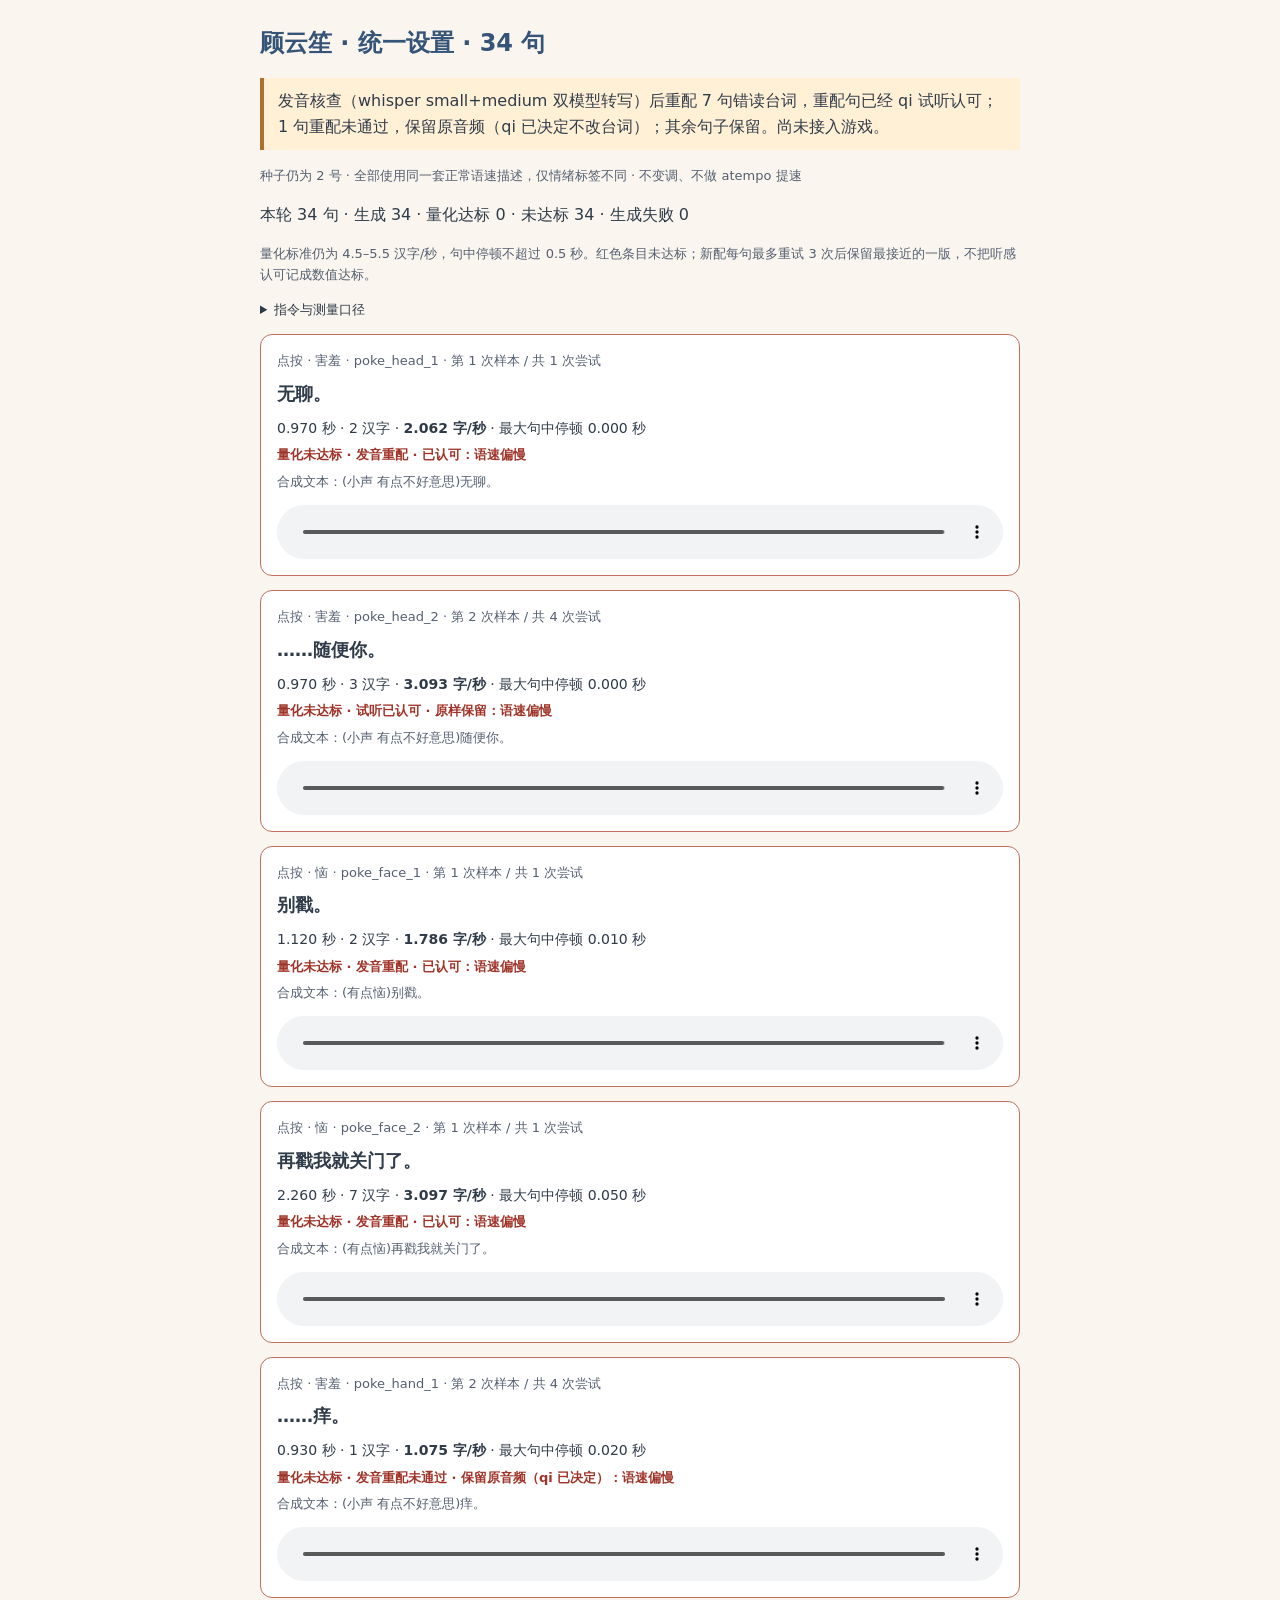
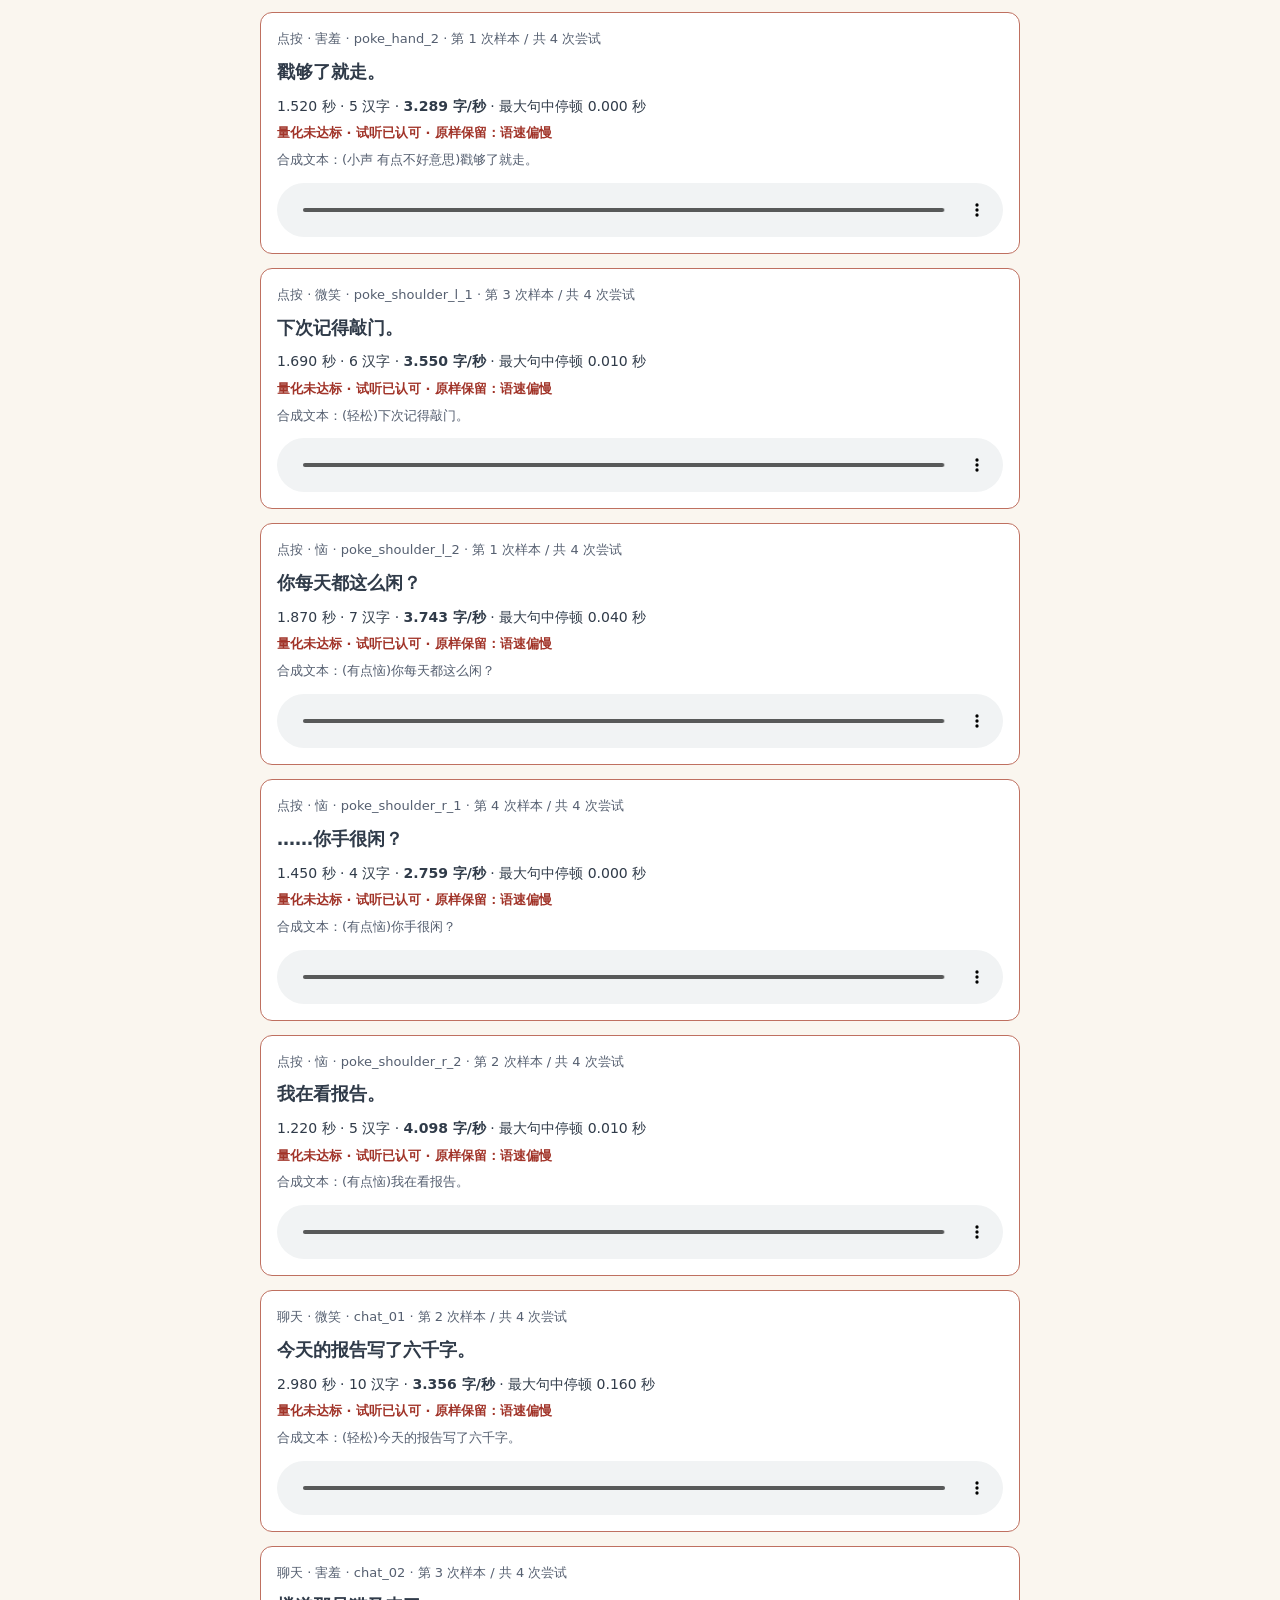
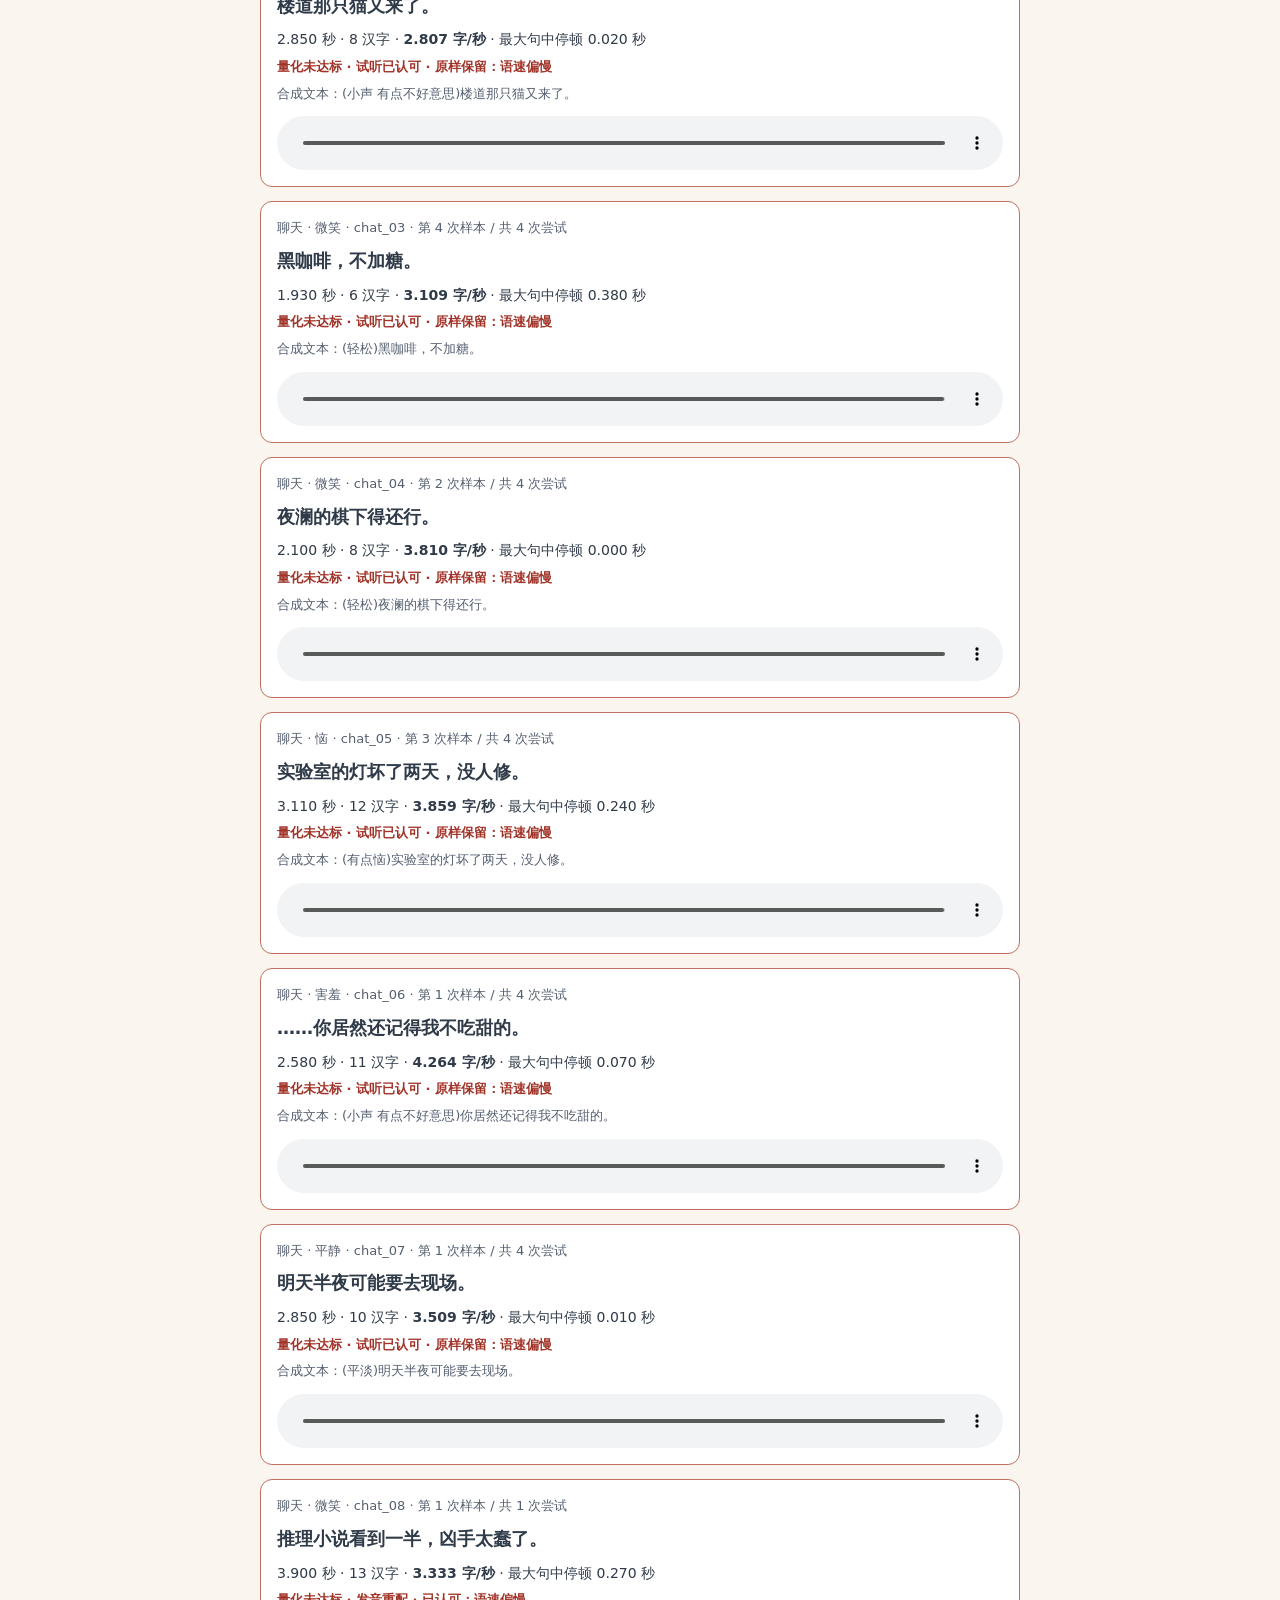
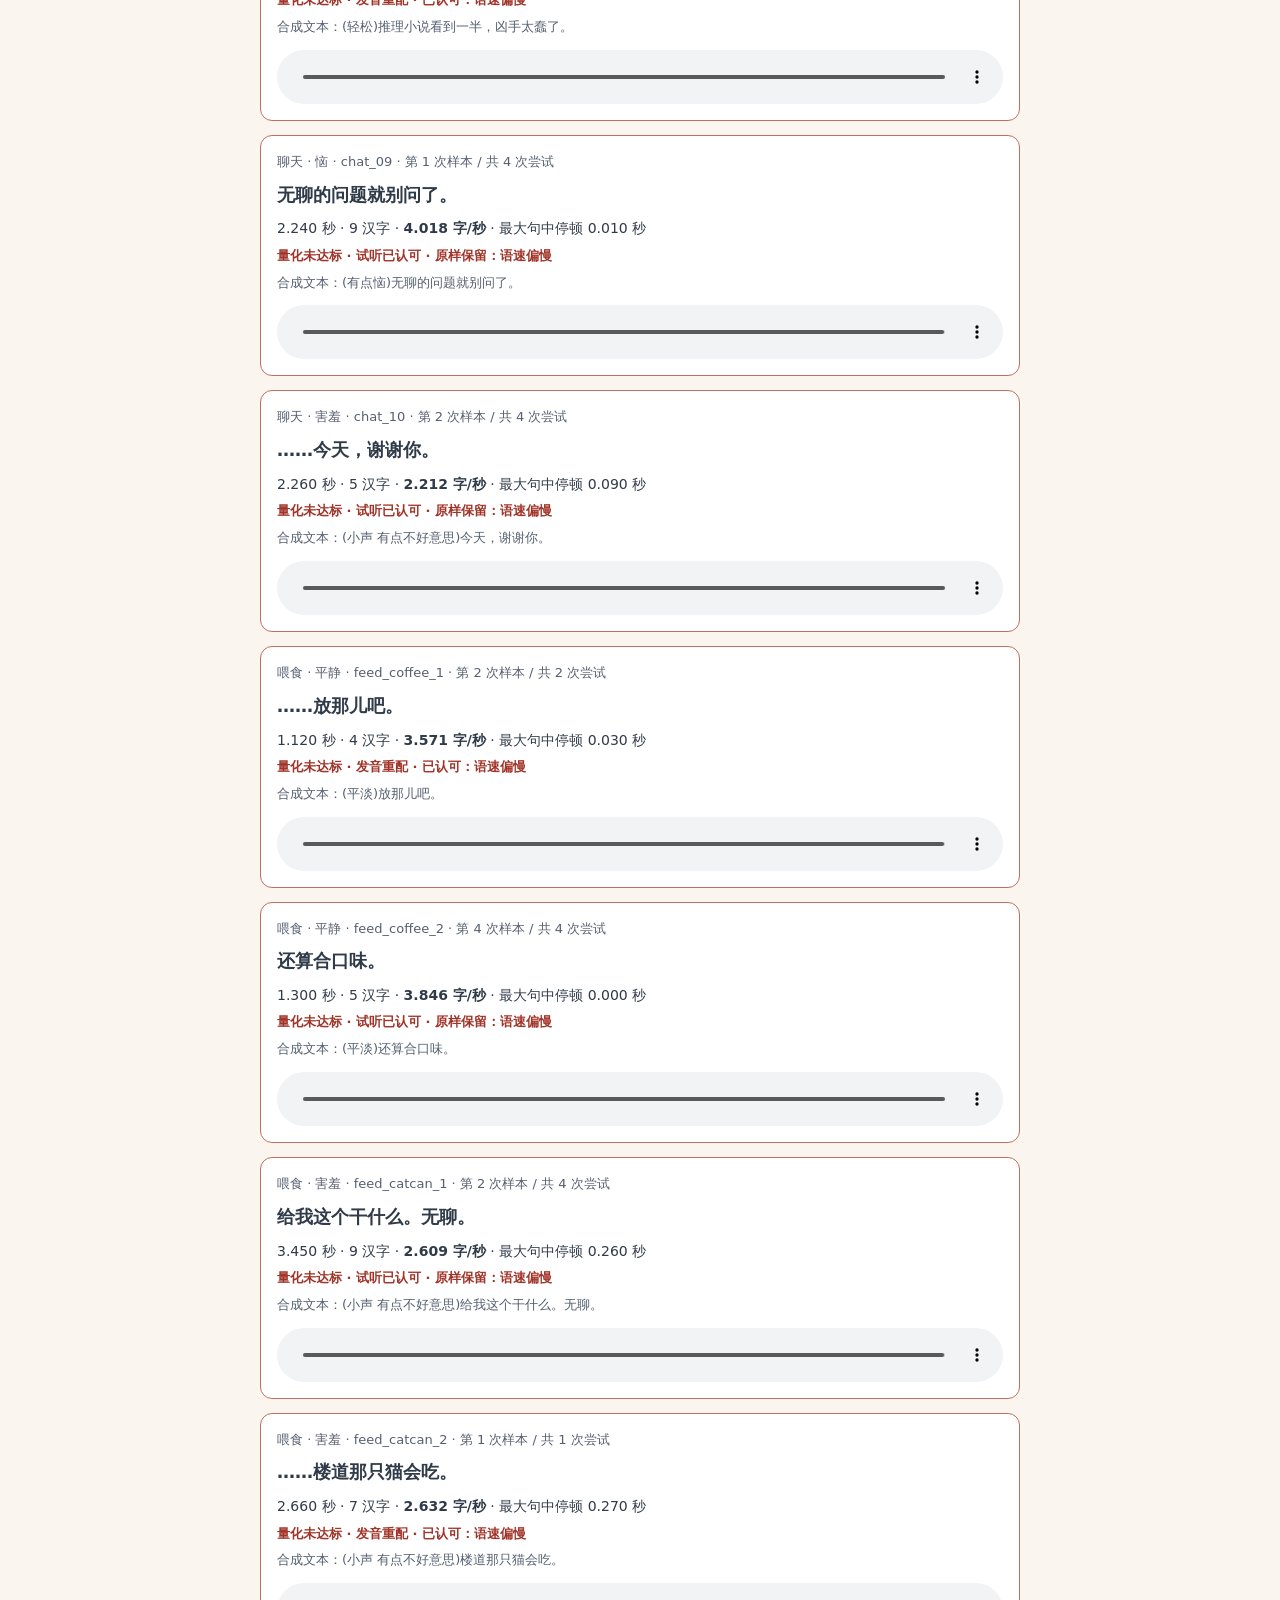
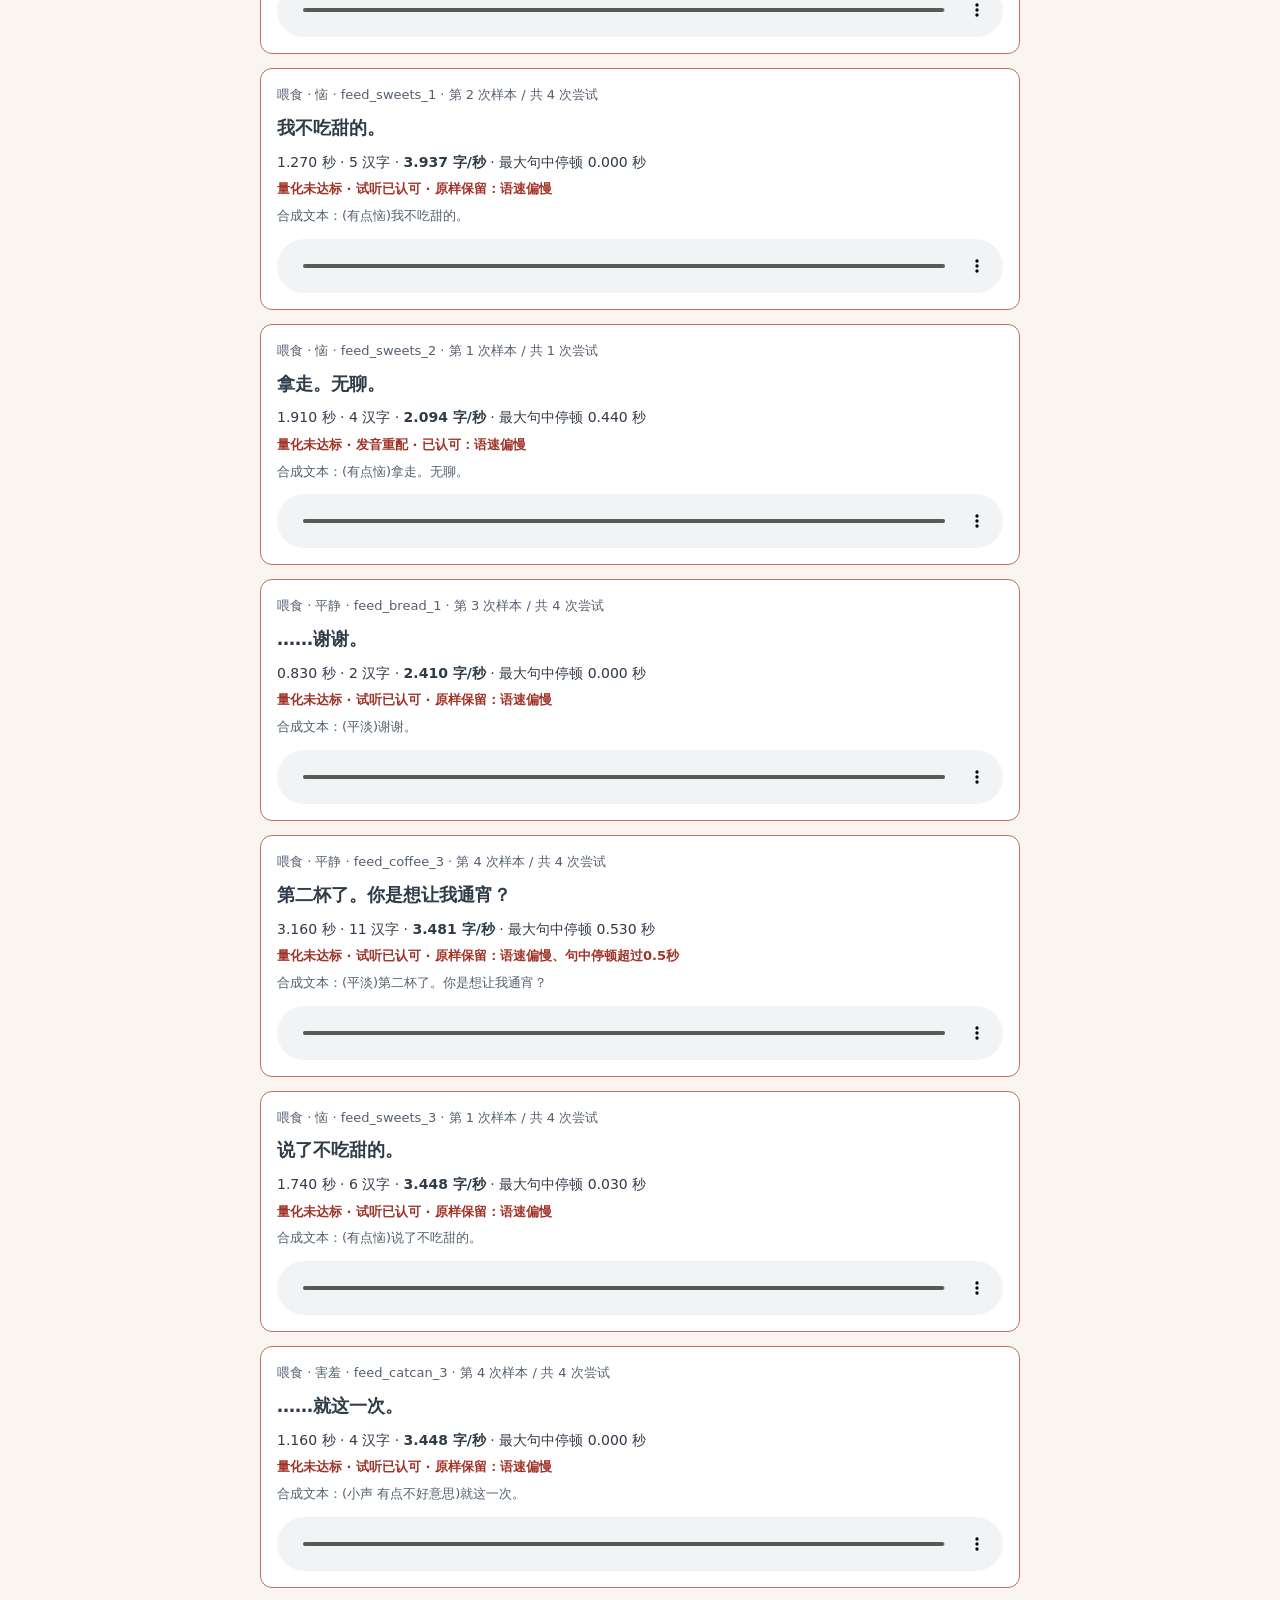
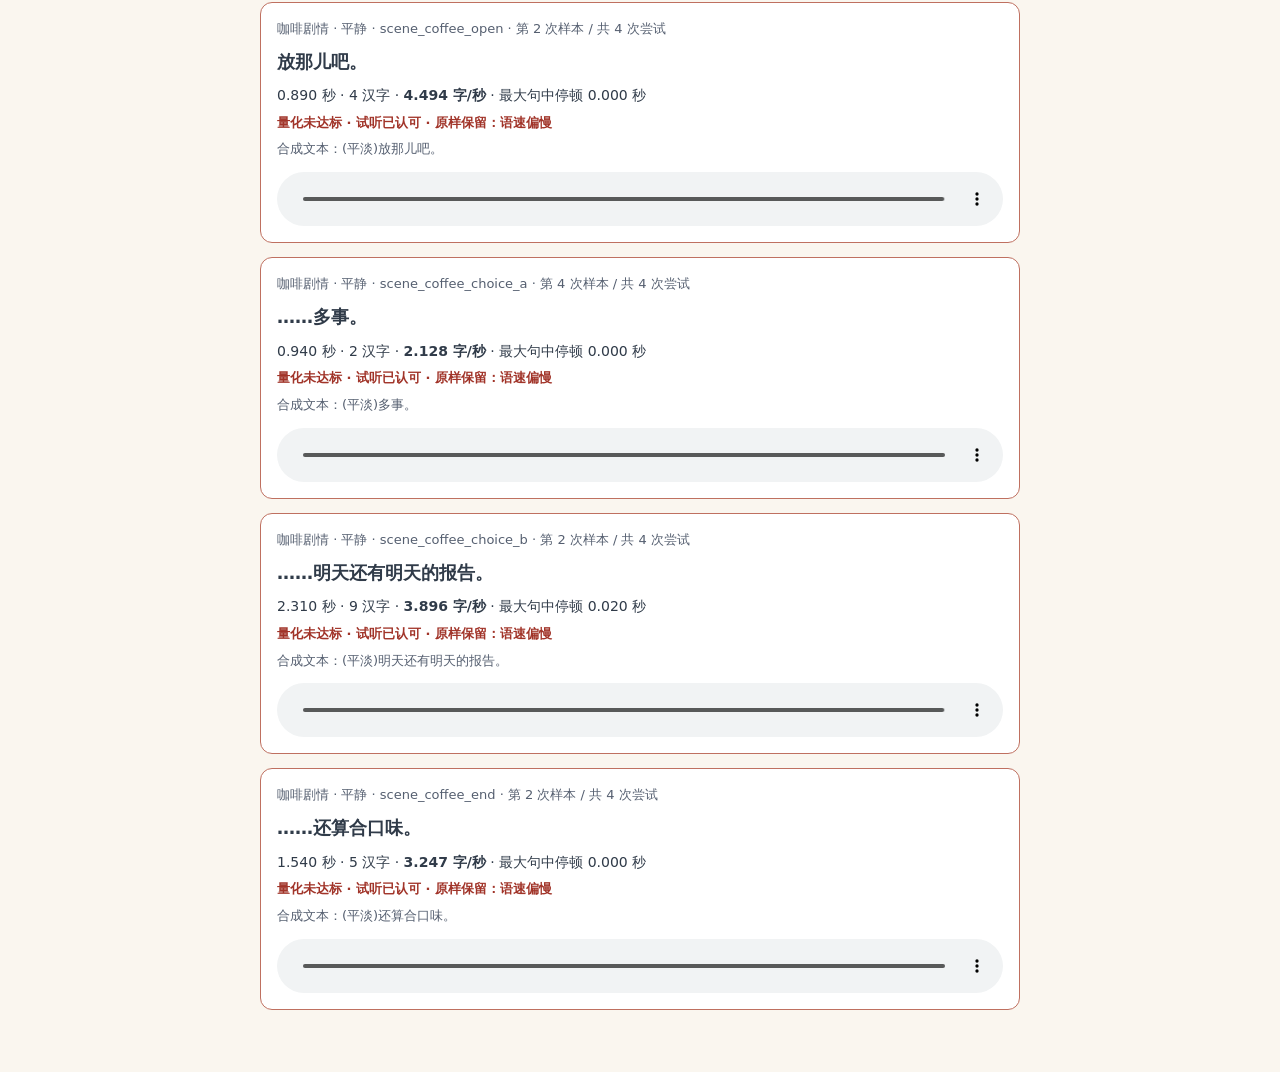
<file: assets/voice/yunsheng/listen.html>
<!DOCTYPE html>
<html lang="zh-CN">
<head>
<meta charset="utf-8">
<meta name="viewport" content="width=device-width, initial-scale=1">
<link rel="icon" href="data:,">
<title>顾云笙 · 统一设置 · 34 句</title>
<style>
  * { box-sizing: border-box; }
  body { margin: 0; padding: 24px 16px 48px; background: #faf6ef; color: #303b49;
         font-family: system-ui, "Microsoft YaHei", sans-serif; line-height: 1.6; }
  main { max-width: 760px; margin: 0 auto; }
  h1 { font-size: 24px; color: #365477; margin: 0 0 8px; }
  h2 { font-size: 18px; margin: 8px 0; }
  .meta, .sub { font-size: 13px; color: #555f70; overflow-wrap: anywhere; }
  .notice { background: #fff0d6; border-left: 4px solid #ac702c; padding: 10px 14px; }
  .row { background: white; border: 1px solid #d5dbe3; border-radius: 12px; padding: 16px; margin: 14px 0; }
  .metrics { margin: 6px 0; font-size: 14px; font-variant-numeric: tabular-nums; }
  .state { font-size: 13px; font-weight: 600; margin: 6px 0; }
  .passed .state { color: #246545; }
  .failed .state, .audio-error { color: #a13429; }
  .failed { border-color: #bf7060; }
  audio { width: 100%; display: block; margin-top: 12px; }
  .audio-error:empty { display: none; }
  details { font-size: 13px; margin: 14px 0; }
  summary { cursor: pointer; }
  :focus-visible { outline: 3px solid #4d76a1; outline-offset: 3px; }
</style>
</head>
<body>
<main>
<h1>顾云笙 · 统一设置 · 34 句</h1>
<p class="notice">发音核查（whisper small+medium 双模型转写）后重配 7 句错读台词，重配句已经 qi 试听认可；1 句重配未通过，保留原音频（qi 已决定不改台词）；其余句子保留。尚未接入游戏。</p>
<p class="meta">种子仍为 2 号 · 全部使用同一套正常语速描述，仅情绪标签不同 · 不变调、不做 atempo 提速</p>
<p>本轮 34 句 · 生成 34 · 量化达标 0 · 未达标 34 · 生成失败 0</p>
<p class="meta">量化标准仍为 4.5–5.5 汉字/秒，句中停顿不超过 0.5 秒。红色条目未达标；新配每句最多重试 3 次后保留最接近的一版，不把听感认可记成数值达标。</p>
<details><summary>指令与测量口径</summary><p>年轻女研究生，声音清冷、偏低，语气淡淡的。正常语速，像平时跟熟人说话，一句话连着说，不拖音、不一字一顿。标准普通话，声音实，不要气声、气泡音、夹子音、撒娇。</p>
<p>时长按裁剪后 MP3 解码采样数计算（不含编码填充）；字数只计处理后的汉字，不计标点、括号提示与标签。静音按 −50 dB、10 ms RMS 窗检测；首尾静音各最多保留 0.15 秒，不改句中停顿、不补静音。数值验收不代替听感和发音验收。</p></details>
<section class="row failed" data-id="poke_head_1"><div class="sub">点按 · 害羞 · poke_head_1 · 第 1 次样本 / 共 1 次尝试</div><h2>无聊。</h2><p class="metrics">0.970 秒 · 2 汉字 · <strong>2.062 字/秒</strong> · 最大句中停顿 0.000 秒</p><p class="state">量化未达标 · 发音重配 · 已认可：语速偏慢</p><div class="sub">合成文本：(小声 有点不好意思)无聊。</div><audio controls preload="metadata" aria-label="试听 无聊。" src="unified/poke_head_1.mp3?v=c62715a86eb7"></audio><p class="audio-error" role="status" aria-live="polite"></p></section>
<section class="row failed" data-id="poke_head_2"><div class="sub">点按 · 害羞 · poke_head_2 · 第 2 次样本 / 共 4 次尝试</div><h2>……随便你。</h2><p class="metrics">0.970 秒 · 3 汉字 · <strong>3.093 字/秒</strong> · 最大句中停顿 0.000 秒</p><p class="state">量化未达标 · 试听已认可 · 原样保留：语速偏慢</p><div class="sub">合成文本：(小声 有点不好意思)随便你。</div><audio controls preload="metadata" aria-label="试听 ……随便你。" src="unified/poke_head_2.mp3?v=f8f5d7f35443"></audio><p class="audio-error" role="status" aria-live="polite"></p></section>
<section class="row failed" data-id="poke_face_1"><div class="sub">点按 · 恼 · poke_face_1 · 第 1 次样本 / 共 1 次尝试</div><h2>别戳。</h2><p class="metrics">1.120 秒 · 2 汉字 · <strong>1.786 字/秒</strong> · 最大句中停顿 0.010 秒</p><p class="state">量化未达标 · 发音重配 · 已认可：语速偏慢</p><div class="sub">合成文本：(有点恼)别戳。</div><audio controls preload="metadata" aria-label="试听 别戳。" src="unified/poke_face_1.mp3?v=5d40bf07c193"></audio><p class="audio-error" role="status" aria-live="polite"></p></section>
<section class="row failed" data-id="poke_face_2"><div class="sub">点按 · 恼 · poke_face_2 · 第 1 次样本 / 共 1 次尝试</div><h2>再戳我就关门了。</h2><p class="metrics">2.260 秒 · 7 汉字 · <strong>3.097 字/秒</strong> · 最大句中停顿 0.050 秒</p><p class="state">量化未达标 · 发音重配 · 已认可：语速偏慢</p><div class="sub">合成文本：(有点恼)再戳我就关门了。</div><audio controls preload="metadata" aria-label="试听 再戳我就关门了。" src="unified/poke_face_2.mp3?v=aaf19b987a92"></audio><p class="audio-error" role="status" aria-live="polite"></p></section>
<section class="row failed" data-id="poke_hand_1"><div class="sub">点按 · 害羞 · poke_hand_1 · 第 2 次样本 / 共 4 次尝试</div><h2>……痒。</h2><p class="metrics">0.930 秒 · 1 汉字 · <strong>1.075 字/秒</strong> · 最大句中停顿 0.020 秒</p><p class="state">量化未达标 · 发音重配未通过 · 保留原音频（qi 已决定）：语速偏慢</p><div class="sub">合成文本：(小声 有点不好意思)痒。</div><audio controls preload="metadata" aria-label="试听 ……痒。" src="unified/poke_hand_1.mp3?v=5b4e0a53ea7f"></audio><p class="audio-error" role="status" aria-live="polite"></p></section>
<section class="row failed" data-id="poke_hand_2"><div class="sub">点按 · 害羞 · poke_hand_2 · 第 1 次样本 / 共 4 次尝试</div><h2>戳够了就走。</h2><p class="metrics">1.520 秒 · 5 汉字 · <strong>3.289 字/秒</strong> · 最大句中停顿 0.000 秒</p><p class="state">量化未达标 · 试听已认可 · 原样保留：语速偏慢</p><div class="sub">合成文本：(小声 有点不好意思)戳够了就走。</div><audio controls preload="metadata" aria-label="试听 戳够了就走。" src="unified/poke_hand_2.mp3?v=0da6bc02bfe2"></audio><p class="audio-error" role="status" aria-live="polite"></p></section>
<section class="row failed" data-id="poke_shoulder_l_1"><div class="sub">点按 · 微笑 · poke_shoulder_l_1 · 第 3 次样本 / 共 4 次尝试</div><h2>下次记得敲门。</h2><p class="metrics">1.690 秒 · 6 汉字 · <strong>3.550 字/秒</strong> · 最大句中停顿 0.010 秒</p><p class="state">量化未达标 · 试听已认可 · 原样保留：语速偏慢</p><div class="sub">合成文本：(轻松)下次记得敲门。</div><audio controls preload="metadata" aria-label="试听 下次记得敲门。" src="unified/poke_shoulder_l_1.mp3?v=24b8c4ad7eaa"></audio><p class="audio-error" role="status" aria-live="polite"></p></section>
<section class="row failed" data-id="poke_shoulder_l_2"><div class="sub">点按 · 恼 · poke_shoulder_l_2 · 第 1 次样本 / 共 4 次尝试</div><h2>你每天都这么闲？</h2><p class="metrics">1.870 秒 · 7 汉字 · <strong>3.743 字/秒</strong> · 最大句中停顿 0.040 秒</p><p class="state">量化未达标 · 试听已认可 · 原样保留：语速偏慢</p><div class="sub">合成文本：(有点恼)你每天都这么闲？</div><audio controls preload="metadata" aria-label="试听 你每天都这么闲？" src="unified/poke_shoulder_l_2.mp3?v=1c148ddcf98a"></audio><p class="audio-error" role="status" aria-live="polite"></p></section>
<section class="row failed" data-id="poke_shoulder_r_1"><div class="sub">点按 · 恼 · poke_shoulder_r_1 · 第 4 次样本 / 共 4 次尝试</div><h2>……你手很闲？</h2><p class="metrics">1.450 秒 · 4 汉字 · <strong>2.759 字/秒</strong> · 最大句中停顿 0.000 秒</p><p class="state">量化未达标 · 试听已认可 · 原样保留：语速偏慢</p><div class="sub">合成文本：(有点恼)你手很闲？</div><audio controls preload="metadata" aria-label="试听 ……你手很闲？" src="unified/poke_shoulder_r_1.mp3?v=9456516896c7"></audio><p class="audio-error" role="status" aria-live="polite"></p></section>
<section class="row failed" data-id="poke_shoulder_r_2"><div class="sub">点按 · 恼 · poke_shoulder_r_2 · 第 2 次样本 / 共 4 次尝试</div><h2>我在看报告。</h2><p class="metrics">1.220 秒 · 5 汉字 · <strong>4.098 字/秒</strong> · 最大句中停顿 0.010 秒</p><p class="state">量化未达标 · 试听已认可 · 原样保留：语速偏慢</p><div class="sub">合成文本：(有点恼)我在看报告。</div><audio controls preload="metadata" aria-label="试听 我在看报告。" src="unified/poke_shoulder_r_2.mp3?v=fafc48761c9f"></audio><p class="audio-error" role="status" aria-live="polite"></p></section>
<section class="row failed" data-id="chat_01"><div class="sub">聊天 · 微笑 · chat_01 · 第 2 次样本 / 共 4 次尝试</div><h2>今天的报告写了六千字。</h2><p class="metrics">2.980 秒 · 10 汉字 · <strong>3.356 字/秒</strong> · 最大句中停顿 0.160 秒</p><p class="state">量化未达标 · 试听已认可 · 原样保留：语速偏慢</p><div class="sub">合成文本：(轻松)今天的报告写了六千字。</div><audio controls preload="metadata" aria-label="试听 今天的报告写了六千字。" src="unified/chat_01.mp3?v=0f05a424e313"></audio><p class="audio-error" role="status" aria-live="polite"></p></section>
<section class="row failed" data-id="chat_02"><div class="sub">聊天 · 害羞 · chat_02 · 第 3 次样本 / 共 4 次尝试</div><h2>楼道那只猫又来了。</h2><p class="metrics">2.850 秒 · 8 汉字 · <strong>2.807 字/秒</strong> · 最大句中停顿 0.020 秒</p><p class="state">量化未达标 · 试听已认可 · 原样保留：语速偏慢</p><div class="sub">合成文本：(小声 有点不好意思)楼道那只猫又来了。</div><audio controls preload="metadata" aria-label="试听 楼道那只猫又来了。" src="unified/chat_02.mp3?v=ba6a5abbb3e9"></audio><p class="audio-error" role="status" aria-live="polite"></p></section>
<section class="row failed" data-id="chat_03"><div class="sub">聊天 · 微笑 · chat_03 · 第 4 次样本 / 共 4 次尝试</div><h2>黑咖啡，不加糖。</h2><p class="metrics">1.930 秒 · 6 汉字 · <strong>3.109 字/秒</strong> · 最大句中停顿 0.380 秒</p><p class="state">量化未达标 · 试听已认可 · 原样保留：语速偏慢</p><div class="sub">合成文本：(轻松)黑咖啡，不加糖。</div><audio controls preload="metadata" aria-label="试听 黑咖啡，不加糖。" src="unified/chat_03.mp3?v=bfc16915066f"></audio><p class="audio-error" role="status" aria-live="polite"></p></section>
<section class="row failed" data-id="chat_04"><div class="sub">聊天 · 微笑 · chat_04 · 第 2 次样本 / 共 4 次尝试</div><h2>夜澜的棋下得还行。</h2><p class="metrics">2.100 秒 · 8 汉字 · <strong>3.810 字/秒</strong> · 最大句中停顿 0.000 秒</p><p class="state">量化未达标 · 试听已认可 · 原样保留：语速偏慢</p><div class="sub">合成文本：(轻松)夜澜的棋下得还行。</div><audio controls preload="metadata" aria-label="试听 夜澜的棋下得还行。" src="unified/chat_04.mp3?v=67923120c368"></audio><p class="audio-error" role="status" aria-live="polite"></p></section>
<section class="row failed" data-id="chat_05"><div class="sub">聊天 · 恼 · chat_05 · 第 3 次样本 / 共 4 次尝试</div><h2>实验室的灯坏了两天，没人修。</h2><p class="metrics">3.110 秒 · 12 汉字 · <strong>3.859 字/秒</strong> · 最大句中停顿 0.240 秒</p><p class="state">量化未达标 · 试听已认可 · 原样保留：语速偏慢</p><div class="sub">合成文本：(有点恼)实验室的灯坏了两天，没人修。</div><audio controls preload="metadata" aria-label="试听 实验室的灯坏了两天，没人修。" src="unified/chat_05.mp3?v=07429217630a"></audio><p class="audio-error" role="status" aria-live="polite"></p></section>
<section class="row failed" data-id="chat_06"><div class="sub">聊天 · 害羞 · chat_06 · 第 1 次样本 / 共 4 次尝试</div><h2>……你居然还记得我不吃甜的。</h2><p class="metrics">2.580 秒 · 11 汉字 · <strong>4.264 字/秒</strong> · 最大句中停顿 0.070 秒</p><p class="state">量化未达标 · 试听已认可 · 原样保留：语速偏慢</p><div class="sub">合成文本：(小声 有点不好意思)你居然还记得我不吃甜的。</div><audio controls preload="metadata" aria-label="试听 ……你居然还记得我不吃甜的。" src="unified/chat_06.mp3?v=17a829c76f01"></audio><p class="audio-error" role="status" aria-live="polite"></p></section>
<section class="row failed" data-id="chat_07"><div class="sub">聊天 · 平静 · chat_07 · 第 1 次样本 / 共 4 次尝试</div><h2>明天半夜可能要去现场。</h2><p class="metrics">2.850 秒 · 10 汉字 · <strong>3.509 字/秒</strong> · 最大句中停顿 0.010 秒</p><p class="state">量化未达标 · 试听已认可 · 原样保留：语速偏慢</p><div class="sub">合成文本：(平淡)明天半夜可能要去现场。</div><audio controls preload="metadata" aria-label="试听 明天半夜可能要去现场。" src="unified/chat_07.mp3?v=936d685236de"></audio><p class="audio-error" role="status" aria-live="polite"></p></section>
<section class="row failed" data-id="chat_08"><div class="sub">聊天 · 微笑 · chat_08 · 第 1 次样本 / 共 1 次尝试</div><h2>推理小说看到一半，凶手太蠢了。</h2><p class="metrics">3.900 秒 · 13 汉字 · <strong>3.333 字/秒</strong> · 最大句中停顿 0.270 秒</p><p class="state">量化未达标 · 发音重配 · 已认可：语速偏慢</p><div class="sub">合成文本：(轻松)推理小说看到一半，凶手太蠢了。</div><audio controls preload="metadata" aria-label="试听 推理小说看到一半，凶手太蠢了。" src="unified/chat_08.mp3?v=24339290c65e"></audio><p class="audio-error" role="status" aria-live="polite"></p></section>
<section class="row failed" data-id="chat_09"><div class="sub">聊天 · 恼 · chat_09 · 第 1 次样本 / 共 4 次尝试</div><h2>无聊的问题就别问了。</h2><p class="metrics">2.240 秒 · 9 汉字 · <strong>4.018 字/秒</strong> · 最大句中停顿 0.010 秒</p><p class="state">量化未达标 · 试听已认可 · 原样保留：语速偏慢</p><div class="sub">合成文本：(有点恼)无聊的问题就别问了。</div><audio controls preload="metadata" aria-label="试听 无聊的问题就别问了。" src="unified/chat_09.mp3?v=27571120a7d2"></audio><p class="audio-error" role="status" aria-live="polite"></p></section>
<section class="row failed" data-id="chat_10"><div class="sub">聊天 · 害羞 · chat_10 · 第 2 次样本 / 共 4 次尝试</div><h2>……今天，谢谢你。</h2><p class="metrics">2.260 秒 · 5 汉字 · <strong>2.212 字/秒</strong> · 最大句中停顿 0.090 秒</p><p class="state">量化未达标 · 试听已认可 · 原样保留：语速偏慢</p><div class="sub">合成文本：(小声 有点不好意思)今天，谢谢你。</div><audio controls preload="metadata" aria-label="试听 ……今天，谢谢你。" src="unified/chat_10.mp3?v=96ad663eb574"></audio><p class="audio-error" role="status" aria-live="polite"></p></section>
<section class="row failed" data-id="feed_coffee_1"><div class="sub">喂食 · 平静 · feed_coffee_1 · 第 2 次样本 / 共 2 次尝试</div><h2>……放那儿吧。</h2><p class="metrics">1.120 秒 · 4 汉字 · <strong>3.571 字/秒</strong> · 最大句中停顿 0.030 秒</p><p class="state">量化未达标 · 发音重配 · 已认可：语速偏慢</p><div class="sub">合成文本：(平淡)放那儿吧。</div><audio controls preload="metadata" aria-label="试听 ……放那儿吧。" src="unified/feed_coffee_1.mp3?v=e4a1c4739756"></audio><p class="audio-error" role="status" aria-live="polite"></p></section>
<section class="row failed" data-id="feed_coffee_2"><div class="sub">喂食 · 平静 · feed_coffee_2 · 第 4 次样本 / 共 4 次尝试</div><h2>还算合口味。</h2><p class="metrics">1.300 秒 · 5 汉字 · <strong>3.846 字/秒</strong> · 最大句中停顿 0.000 秒</p><p class="state">量化未达标 · 试听已认可 · 原样保留：语速偏慢</p><div class="sub">合成文本：(平淡)还算合口味。</div><audio controls preload="metadata" aria-label="试听 还算合口味。" src="unified/feed_coffee_2.mp3?v=7ee47f235ad2"></audio><p class="audio-error" role="status" aria-live="polite"></p></section>
<section class="row failed" data-id="feed_catcan_1"><div class="sub">喂食 · 害羞 · feed_catcan_1 · 第 2 次样本 / 共 4 次尝试</div><h2>给我这个干什么。无聊。</h2><p class="metrics">3.450 秒 · 9 汉字 · <strong>2.609 字/秒</strong> · 最大句中停顿 0.260 秒</p><p class="state">量化未达标 · 试听已认可 · 原样保留：语速偏慢</p><div class="sub">合成文本：(小声 有点不好意思)给我这个干什么。无聊。</div><audio controls preload="metadata" aria-label="试听 给我这个干什么。无聊。" src="unified/feed_catcan_1.mp3?v=947da36d914e"></audio><p class="audio-error" role="status" aria-live="polite"></p></section>
<section class="row failed" data-id="feed_catcan_2"><div class="sub">喂食 · 害羞 · feed_catcan_2 · 第 1 次样本 / 共 1 次尝试</div><h2>……楼道那只猫会吃。</h2><p class="metrics">2.660 秒 · 7 汉字 · <strong>2.632 字/秒</strong> · 最大句中停顿 0.270 秒</p><p class="state">量化未达标 · 发音重配 · 已认可：语速偏慢</p><div class="sub">合成文本：(小声 有点不好意思)楼道那只猫会吃。</div><audio controls preload="metadata" aria-label="试听 ……楼道那只猫会吃。" src="unified/feed_catcan_2.mp3?v=db10d0806896"></audio><p class="audio-error" role="status" aria-live="polite"></p></section>
<section class="row failed" data-id="feed_sweets_1"><div class="sub">喂食 · 恼 · feed_sweets_1 · 第 2 次样本 / 共 4 次尝试</div><h2>我不吃甜的。</h2><p class="metrics">1.270 秒 · 5 汉字 · <strong>3.937 字/秒</strong> · 最大句中停顿 0.000 秒</p><p class="state">量化未达标 · 试听已认可 · 原样保留：语速偏慢</p><div class="sub">合成文本：(有点恼)我不吃甜的。</div><audio controls preload="metadata" aria-label="试听 我不吃甜的。" src="unified/feed_sweets_1.mp3?v=f32192d8507f"></audio><p class="audio-error" role="status" aria-live="polite"></p></section>
<section class="row failed" data-id="feed_sweets_2"><div class="sub">喂食 · 恼 · feed_sweets_2 · 第 1 次样本 / 共 1 次尝试</div><h2>拿走。无聊。</h2><p class="metrics">1.910 秒 · 4 汉字 · <strong>2.094 字/秒</strong> · 最大句中停顿 0.440 秒</p><p class="state">量化未达标 · 发音重配 · 已认可：语速偏慢</p><div class="sub">合成文本：(有点恼)拿走。无聊。</div><audio controls preload="metadata" aria-label="试听 拿走。无聊。" src="unified/feed_sweets_2.mp3?v=9e9eb45311ba"></audio><p class="audio-error" role="status" aria-live="polite"></p></section>
<section class="row failed" data-id="feed_bread_1"><div class="sub">喂食 · 平静 · feed_bread_1 · 第 3 次样本 / 共 4 次尝试</div><h2>……谢谢。</h2><p class="metrics">0.830 秒 · 2 汉字 · <strong>2.410 字/秒</strong> · 最大句中停顿 0.000 秒</p><p class="state">量化未达标 · 试听已认可 · 原样保留：语速偏慢</p><div class="sub">合成文本：(平淡)谢谢。</div><audio controls preload="metadata" aria-label="试听 ……谢谢。" src="unified/feed_bread_1.mp3?v=2995337a7cdb"></audio><p class="audio-error" role="status" aria-live="polite"></p></section>
<section class="row failed" data-id="feed_coffee_3"><div class="sub">喂食 · 平静 · feed_coffee_3 · 第 4 次样本 / 共 4 次尝试</div><h2>第二杯了。你是想让我通宵？</h2><p class="metrics">3.160 秒 · 11 汉字 · <strong>3.481 字/秒</strong> · 最大句中停顿 0.530 秒</p><p class="state">量化未达标 · 试听已认可 · 原样保留：语速偏慢、句中停顿超过0.5秒</p><div class="sub">合成文本：(平淡)第二杯了。你是想让我通宵？</div><audio controls preload="metadata" aria-label="试听 第二杯了。你是想让我通宵？" src="unified/feed_coffee_3.mp3?v=0bc8d6e07ef7"></audio><p class="audio-error" role="status" aria-live="polite"></p></section>
<section class="row failed" data-id="feed_sweets_3"><div class="sub">喂食 · 恼 · feed_sweets_3 · 第 1 次样本 / 共 4 次尝试</div><h2>说了不吃甜的。</h2><p class="metrics">1.740 秒 · 6 汉字 · <strong>3.448 字/秒</strong> · 最大句中停顿 0.030 秒</p><p class="state">量化未达标 · 试听已认可 · 原样保留：语速偏慢</p><div class="sub">合成文本：(有点恼)说了不吃甜的。</div><audio controls preload="metadata" aria-label="试听 说了不吃甜的。" src="unified/feed_sweets_3.mp3?v=6b1e7b2d7fe7"></audio><p class="audio-error" role="status" aria-live="polite"></p></section>
<section class="row failed" data-id="feed_catcan_3"><div class="sub">喂食 · 害羞 · feed_catcan_3 · 第 4 次样本 / 共 4 次尝试</div><h2>……就这一次。</h2><p class="metrics">1.160 秒 · 4 汉字 · <strong>3.448 字/秒</strong> · 最大句中停顿 0.000 秒</p><p class="state">量化未达标 · 试听已认可 · 原样保留：语速偏慢</p><div class="sub">合成文本：(小声 有点不好意思)就这一次。</div><audio controls preload="metadata" aria-label="试听 ……就这一次。" src="unified/feed_catcan_3.mp3?v=b8efadfc80aa"></audio><p class="audio-error" role="status" aria-live="polite"></p></section>
<section class="row failed" data-id="scene_coffee_open"><div class="sub">咖啡剧情 · 平静 · scene_coffee_open · 第 2 次样本 / 共 4 次尝试</div><h2>放那儿吧。</h2><p class="metrics">0.890 秒 · 4 汉字 · <strong>4.494 字/秒</strong> · 最大句中停顿 0.000 秒</p><p class="state">量化未达标 · 试听已认可 · 原样保留：语速偏慢</p><div class="sub">合成文本：(平淡)放那儿吧。</div><audio controls preload="metadata" aria-label="试听 放那儿吧。" src="unified/scene_coffee_open.mp3?v=cfe310210309"></audio><p class="audio-error" role="status" aria-live="polite"></p></section>
<section class="row failed" data-id="scene_coffee_choice_a"><div class="sub">咖啡剧情 · 平静 · scene_coffee_choice_a · 第 4 次样本 / 共 4 次尝试</div><h2>……多事。</h2><p class="metrics">0.940 秒 · 2 汉字 · <strong>2.128 字/秒</strong> · 最大句中停顿 0.000 秒</p><p class="state">量化未达标 · 试听已认可 · 原样保留：语速偏慢</p><div class="sub">合成文本：(平淡)多事。</div><audio controls preload="metadata" aria-label="试听 ……多事。" src="unified/scene_coffee_choice_a.mp3?v=d3b3ba8ca178"></audio><p class="audio-error" role="status" aria-live="polite"></p></section>
<section class="row failed" data-id="scene_coffee_choice_b"><div class="sub">咖啡剧情 · 平静 · scene_coffee_choice_b · 第 2 次样本 / 共 4 次尝试</div><h2>……明天还有明天的报告。</h2><p class="metrics">2.310 秒 · 9 汉字 · <strong>3.896 字/秒</strong> · 最大句中停顿 0.020 秒</p><p class="state">量化未达标 · 试听已认可 · 原样保留：语速偏慢</p><div class="sub">合成文本：(平淡)明天还有明天的报告。</div><audio controls preload="metadata" aria-label="试听 ……明天还有明天的报告。" src="unified/scene_coffee_choice_b.mp3?v=03e4c3a91749"></audio><p class="audio-error" role="status" aria-live="polite"></p></section>
<section class="row failed" data-id="scene_coffee_end"><div class="sub">咖啡剧情 · 平静 · scene_coffee_end · 第 2 次样本 / 共 4 次尝试</div><h2>……还算合口味。</h2><p class="metrics">1.540 秒 · 5 汉字 · <strong>3.247 字/秒</strong> · 最大句中停顿 0.000 秒</p><p class="state">量化未达标 · 试听已认可 · 原样保留：语速偏慢</p><div class="sub">合成文本：(平淡)还算合口味。</div><audio controls preload="metadata" aria-label="试听 ……还算合口味。" src="unified/scene_coffee_end.mp3?v=7eb5241956e1"></audio><p class="audio-error" role="status" aria-live="polite"></p></section>
</main>
<script>
document.querySelectorAll('audio').forEach(function (audio) {
  const error = audio.closest('.row').querySelector('.audio-error');
  audio.addEventListener('play', function () {
    document.querySelectorAll('audio').forEach(function (other) {
      if (other !== audio) { other.pause(); other.currentTime = 0; }
    });
    error.textContent = '';
  });
  audio.addEventListener('error', function () {
    error.textContent = '音频加载失败，请确认试听页旁的 unified 文件夹完整后刷新。';
  });
});
</script>
</body>
</html>
</file>
